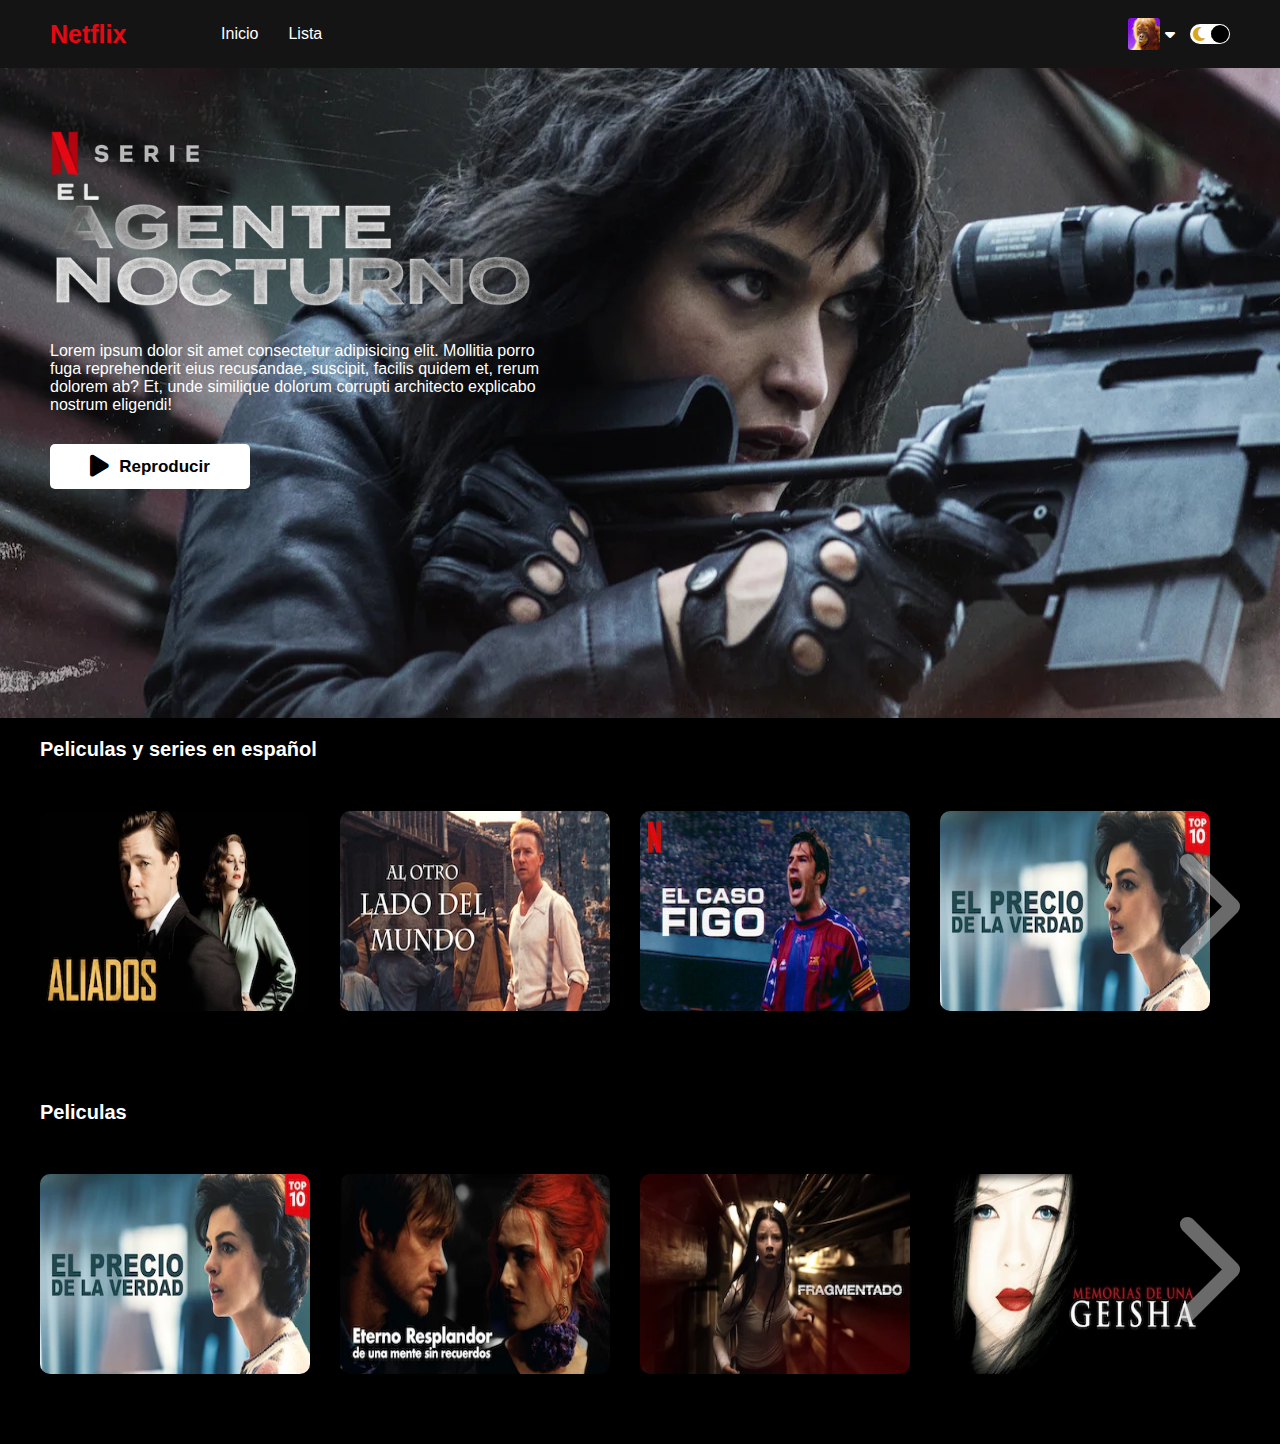
<file: index.html>
<html lang="en">
<head>
    <meta charset="UTF-8">
    <meta http-equiv="X-UA-Compatible" content="IE=edge">
    <meta name="viewport" content="width=device-width, initial-scale=1.0">
    <link rel="stylesheet" href="style.css">
    <link rel="icon" href="/Img/logo.png">
    <title>Netflix</title>
    <link href="https://fonts.googleapis.com/css2?family=Roboto:wght@100;300;500;700&display=swap" rel="stylesheet">
    <link href="https://cdnjs.cloudflare.com/ajax/libs/font-awesome/6.4.0/css/all.min.css" rel="stylesheet">
</head>
<body>
    <div class="navbar">
        <div class="navbar-container">
            <div class="logo-container"><h1 class="logo">Netflix</h1></div>
            <div class="menu-container">
                <ul class="menu-list">
                    <li class="menu-list-item"><a class="menu-link-item" href="#">Inicio</a></li>
                    <li class="menu-list-item"><a class="menu-link-item" href="miLista.html">Lista</a></li>
                </ul>
            </div>
            <div class="profile-container">
                <img class="profile-picture" src="Img/Perfil.png" alt="Foto De perfil">
                <div class="profile-text-container">
                    <i class="fa-solid fa-caret-down"></i>
                </div>
                <div class="toggle">
                    <i class="fa-solid fa-moon toggle-icon"></i>
                    <i class="fa-solid fa-sun toggle-icon"></i>
                    <div class="toggle-ball"></div>
                </div> 
            </div>
        </div>
    </div>
    <img class="imagen-background" src="Img/ElAgenteNocturno.webp">
    <div class="container">
        <div class="content-container">
            <div class="featured-content">
                <img class="featured-title" src="Img/ElAgenteNocturno_Titulo.webp" alt="El agente Nocturno">
                <p class="featured-desc">Lorem ipsum dolor sit amet consectetur adipisicing elit. Mollitia porro fuga 
                    reprehenderit eius recusandae, suscipit, facilis quidem et, rerum dolorem ab? Et, unde similique 
                    dolorum corrupti architecto explicabo nostrum eligendi!</p>
                <a class="featured-a" href="trailer.html?ID=EAhdb45">
                    <button class="featured-button">
                        <i class="fa-solid fa-play"></i>
                        <span class="featured-span">Reproducir</span>
                    </button>
                </a>  
            </div>
            <div class="movie-list-container">
                <h1 class="movie-list-title">Peliculas y series en español</h1>
                <div class="movie-list-wrapper">
                    <div class="movie-list">
                        <div class="movie-list-item">
                            <img class="movie-list-item-img" src="Img/Aliados.webp" alt="">
                            <span class="movie-list-item-title">Aliados</span>
                            <p class="movie-list-item-desc">Lorem ipsum dolor sit amet consectetur adipisicing elit.</p>
                            <a href="trailer.html?ID=EAhdb46">
                                <button class="movie-list-item-button">Play</button>
                            </a>
                        </div>
                        <div class="movie-list-item">
                            <img class="movie-list-item-img" src="Img/AlOtroLadoDelMundo.webp" alt="">
                            <span class="movie-list-item-title">Al Otro lado del Mundo</span>
                            <p class="movie-list-item-desc">Lorem ipsum dolor sit amet consectetur adipisicing elit.</p>
                            <a href="trailer.html?ID=EAhdb47">
                                <button class="movie-list-item-button">Play</button>
                            </a>
                        </div>
                        <div class="movie-list-item">
                            <img class="movie-list-item-img" src="Img/ElCasoFigo.jpg" alt="">
                            <span class="movie-list-item-title">El caso Figo</span>
                            <p class="movie-list-item-desc">Lorem ipsum dolor sit amet consectetur adipisicing elit.</p>
                            <a href="trailer.html?ID=EAhdb48">
                                <button class="movie-list-item-button">Play</button>
                            </a>
                        </div>
                        <div class="movie-list-item">
                            <img class="movie-list-item-img" src="Img/ElPrecioDeLaVerdad.webp" alt="">
                            <span class="movie-list-item-title">El precio de la verdad</span>
                            <p class="movie-list-item-desc">Lorem ipsum dolor sit amet consectetur adipisicing elit.</p>
                            <a href="trailer.html?ID=EAhdb49">
                                <button class="movie-list-item-button">Play</button>
                            </a>
                        </div>
                        <div class="movie-list-item">
                            <img class="movie-list-item-img" src="Img/EternoResplandor.webp" alt="">
                            <span class="movie-list-item-title">Eterno resplandor</span>
                            <p class="movie-list-item-desc">Lorem ipsum dolor sit amet consectetur adipisicing elit.</p>
                            <a href="trailer.html?ID=EAhdb50">
                                <button class="movie-list-item-button">Play</button>
                            </a>
                        </div>
                        <div class="movie-list-item">
                            <img class="movie-list-item-img" src="Img/Fragmentados.webp" alt="">
                            <span class="movie-list-item-title">Fragmentados</span>
                            <p class="movie-list-item-desc">Lorem ipsum dolor sit amet consectetur adipisicing elit.</p>
                            <a href="trailer.html?ID=EAhdb51">
                                <button class="movie-list-item-button">Play</button>
                            </a>
                        </div>
                        <div class="movie-list-item">
                            <img class="movie-list-item-img" src="Img/Geisha.webp" alt="">
                            <span class="movie-list-item-title">Geisha</span>
                            <p class="movie-list-item-desc">Lorem ipsum dolor sit amet consectetur adipisicing elit.</p>
                            <a href="trailer.html?ID=EAhdb52">
                                <button class="movie-list-item-button">Play</button>
                            </a>
                        </div>
                        <div class="movie-list-item">
                            <img class="movie-list-item-img" src="Img/1917.webp" alt="">
                            <span class="movie-list-item-title">Geisha</span>
                            <p class="movie-list-item-desc">Lorem ipsum dolor sit amet consectetur adipisicing elit.</p>
                            <a href="trailer.html?ID=EAhdb53">
                                <button class="movie-list-item-button">Play</button>
                            </a>
                        </div>
                        <div class="movie-list-item">
                            <img class="movie-list-item-img" src="Img/GranTorino.webp" alt="">
                            <span class="movie-list-item-title">Geisha</span>
                            <p class="movie-list-item-desc">Lorem ipsum dolor sit amet consectetur adipisicing elit.</p>
                            <a href="trailer.html?ID=EAhdb54">
                                <button class="movie-list-item-button">Play</button>
                            </a>
                        </div>
                    </div>
                    <i class="fa-solid fa-chevron-right arrow"></i>
                </div>
            </div>
            <div class="movie-list-container">
                <h1 class="movie-list-title">Peliculas</h1>
                <div class="movie-list-wrapper">
                    <div class="movie-list">
                        <div class="movie-list-item">
                            <img class="movie-list-item-img" src="Img/ElPrecioDeLaVerdad.webp" alt="">
                            <span class="movie-list-item-title">El precio de la verdad</span>
                            <p class="movie-list-item-desc">Lorem ipsum dolor sit amet consectetur adipisicing elit.</p>
                            <a href="trailer.html?ID=EAhdb49">
                                <button class="movie-list-item-button">Play</button>
                            </a>
                        </div>
                        <div class="movie-list-item">
                            <img class="movie-list-item-img" src="Img/EternoResplandor.webp" alt="">
                            <span class="movie-list-item-title">Eterno resplandor</span>
                            <p class="movie-list-item-desc">Lorem ipsum dolor sit amet consectetur adipisicing elit.</p>
                            <a href="trailer.html?ID=EAhdb50">
                                <button class="movie-list-item-button">Play</button>
                            </a>
                        </div>
                        <div class="movie-list-item">
                            <img class="movie-list-item-img" src="Img/Fragmentados.webp" alt="">
                            <span class="movie-list-item-title">Fragmentados</span>
                            <p class="movie-list-item-desc">Lorem ipsum dolor sit amet consectetur adipisicing elit.</p>
                            <a href="trailer.html?ID=EAhdb51">
                                <button class="movie-list-item-button">Play</button>
                            </a>
                        </div>
                        <div class="movie-list-item">
                            <img class="movie-list-item-img" src="Img/Geisha.webp" alt="">
                            <span class="movie-list-item-title">Geisha</span>
                            <p class="movie-list-item-desc">Lorem ipsum dolor sit amet consectetur adipisicing elit.</p>
                            <a href="trailer.html?ID=EAhdb52">
                                <button class="movie-list-item-button">Play</button>
                            </a>
                        </div>
                        <div class="movie-list-item">
                            <img class="movie-list-item-img" src="Img/Aliados.webp" alt="">
                            <span class="movie-list-item-title">Aliados</span>
                            <p class="movie-list-item-desc">Lorem ipsum dolor sit amet consectetur adipisicing elit.</p>
                            <a href="trailer.html?ID=EAhdb46">
                                <button class="movie-list-item-button">Play</button>
                            </a>
                        </div>
                        <div class="movie-list-item">
                            <img class="movie-list-item-img" src="Img/AlOtroLadoDelMundo.webp" alt="">
                            <span class="movie-list-item-title">Al Otro lado del Mundo</span>
                            <p class="movie-list-item-desc">Lorem ipsum dolor sit amet consectetur adipisicing elit.</p>
                            <a href="trailer.html?ID=EAhdb47">
                                <button class="movie-list-item-button">Play</button>
                            </a>
                        </div>
                        <div class="movie-list-item">
                            <img class="movie-list-item-img" src="Img/ElCasoFigo.jpg" alt="">
                            <span class="movie-list-item-title">El caso Figo</span>
                            <p class="movie-list-item-desc">Lorem ipsum dolor sit amet consectetur adipisicing elit.</p>
                            <a href="trailer.html?ID=EAhdb48">
                                <button class="movie-list-item-button">Play</button>
                            </a>
                        </div>
                        <div class="movie-list-item">
                            <img class="movie-list-item-img" src="Img/1917.webp" alt="">
                            <span class="movie-list-item-title">Geisha</span>
                            <p class="movie-list-item-desc">Lorem ipsum dolor sit amet consectetur adipisicing elit.</p>
                            <a href="trailer.html?ID=EAhdb53">
                                <button class="movie-list-item-button">Play</button>
                            </a>
                        </div>
                        <div class="movie-list-item">
                            <img class="movie-list-item-img" src="Img/GranTorino.webp" alt="">
                            <span class="movie-list-item-title">Geisha</span>
                            <p class="movie-list-item-desc">Lorem ipsum dolor sit amet consectetur adipisicing elit.</p>
                            <a href="trailer.html?ID=EAhdb54">
                                <button class="movie-list-item-button">Play</button>
                            </a>
                        </div>
                    </div>
                <i class="fa-solid fa-chevron-right arrow"></i>
                </div>
            </div>
        </div>
    </div>
    <script src="script.js"></script>
</body>
</html>
</file>
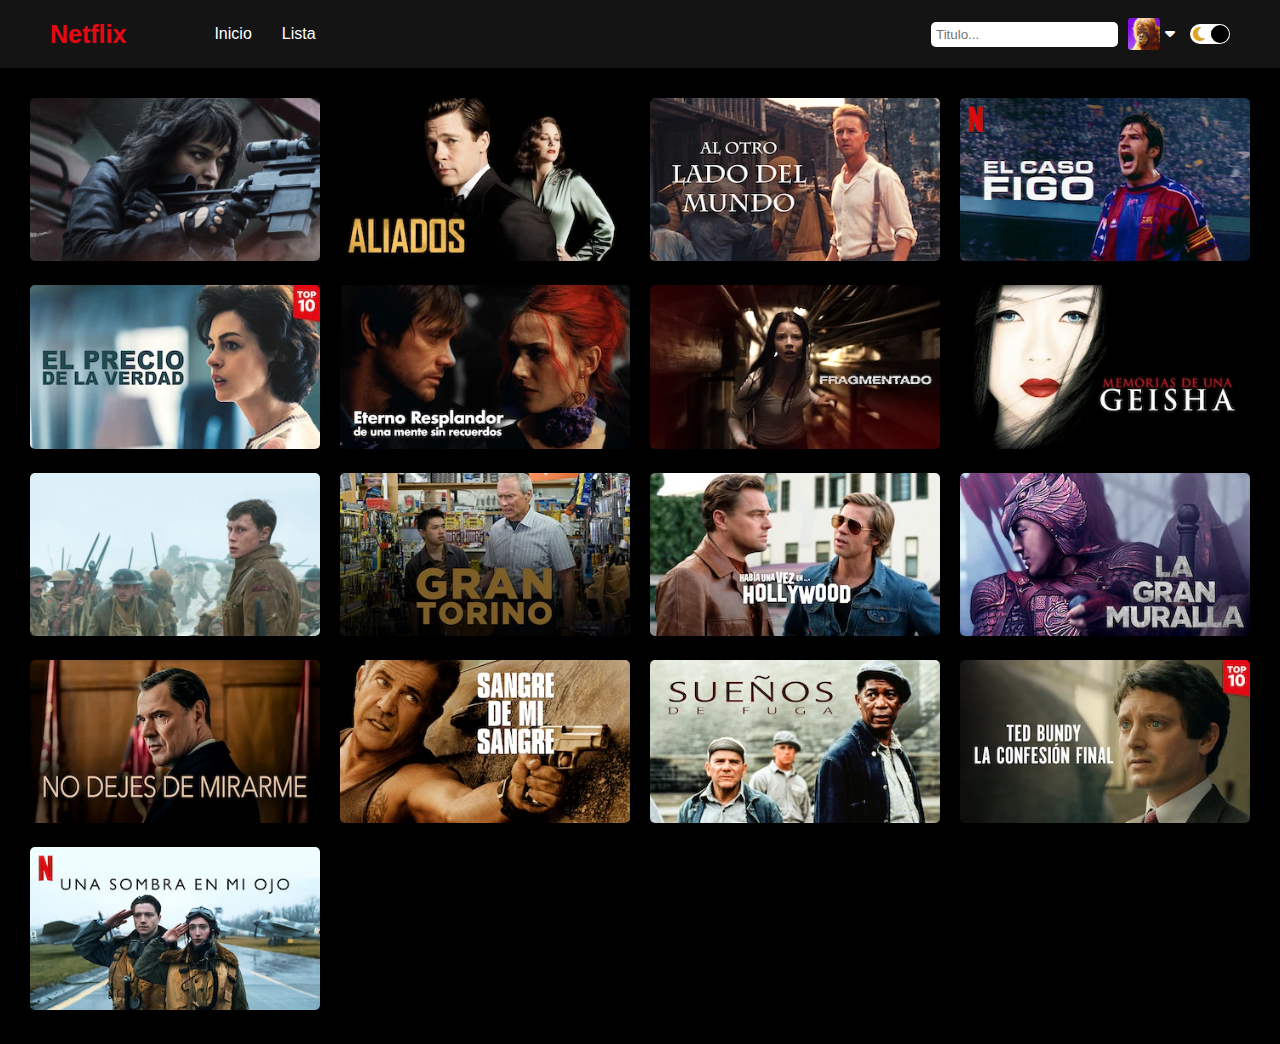
<file: miLista.html>
<!DOCTYPE html>
<html lang="en">
<head>
    <meta charset="UTF-8">
    <meta http-equiv="X-UA-Compatible" content="IE=edge">
    <meta name="viewport" content="width=device-width, initial-scale=1.0">
    <link rel="stylesheet" href="style.css">
    <link rel="icon" href="/Img/logo.png">
    <title>Netflix</title>
    <link href="https://fonts.googleapis.com/css2?family=Roboto:wght@100;300;500;700&display=swap" rel="stylesheet">
    <link href="https://cdnjs.cloudflare.com/ajax/libs/font-awesome/6.4.0/css/all.min.css" rel="stylesheet">
</head>
<body onload="CargarListaDePeliculas()">
    
    <div class="navbar">
        <div class="navbar-container">
            <div class="logo-container"><h1 class="logo">Netflix</h1></div>
            <div class="menu-container">
                <ul class="menu-list">
                    <li class="menu-list-item"><a class="menu-link-item" href="index.html">Inicio</a></li>
                    <li class="menu-list-item"><a class="menu-link-item" href="#">Lista</a></li>
                </ul>
            </div>
            <div class="profile-container">
                <form>
                    <input type="text" id="BuscarPelicula" placeholder="Titulo..." name="BuscarPelicula" class="movie-search" onkeyup="buscarPelicula()"></input>
                </form>
                <img class="profile-picture" src="Img/Perfil.png" alt="Foto De perfil">
                <div class="profile-text-container">
                    <i class="fa-solid fa-caret-down"></i>
                </div>
                <div class="toggle">
                    <i class="fa-solid fa-moon toggle-icon"></i>
                    <i class="fa-solid fa-sun toggle-icon"></i>
                    <div class="toggle-ball"></div>
                </div> 
            </div>
        </div>
    </div>
    
    <div class="container-error" id="ErrorPorFaltaDeResultado">
        <div class="no-result">
            <p class="container-error-p">La búsqueda de «sdfasdfasdf» no arrojó coincidencias.</p>
            <p class="container-error-p">Sugerencias:</p>
            <ul class="container-error-ul">
                <li class="container-error-li">Intenta con otras palabras claves</li>
                <li class="container-error-li">¿Buscas una película o serie?</li>
                <li class="container-error-li">Intenta con el título de una película o serie, o con un nombre del elenco o la dirección</li>
                <li class="container-error-li">Intenta con un género, como comedia, romance, deportes o drama</li>
            </ul>
        </div>
    </div>
    <div class="container-search" id="ListaDeResultado"></div>

    <div id="spinner" style="display: none;">
        <i class="fa-solid fa-spinner"></i> Cargando...
    </div>

    <script src="script.js"></script>
</body>
</html>
</file>
<file: style.css>
* {
    margin: 0;
}

body{
    font-family: Arial, Helvetica, sans-serif;
}

.navbar{
    width: 100%;
    height: 68px;
    background-color: rgb(20, 20, 20);
}

.navbar-container{
    display: flex;
    align-items: center;
    padding: 0 50px;
    height: 100%;
    color: white;
}

.logo-container{
    flex: 1;
}

.logo{
    font-size: 25px;
    line-height: 25px;
    color: #e50914;
    cursor: pointer;
}

.menu-container{
    flex: 6;
}

.menu-list{
    display: flex;
    list-style-type: none;
}

.menu-list-item{
    margin-right: 30px;
    cursor: pointer;
}

.menu-link-item{
    text-decoration: none;
    color: white;
}

.menu-link-item:hover{
    color: lightgray;
}

.profile-container{
    flex: 2;
    display: flex;
    align-items: center;
    justify-content: flex-end;
}

.movie-search{
    border-radius: 5px;
    border: none;
    padding: 5px;
    margin: 10px;
}

.profile-picture{
    width: 32px;
    height: 32px;
    border-radius: 10%;
    object-fit: cover;
}

.profile-text-container{
    position: relative;
    height: 100%;
    padding: 0 15px 0 5px;
}

.caretdown-icon {
    color: #ffffff;
}

.toggle{
    width: 40px;
    height: 20px;
    background-color: white;
    border-radius: 30px;
    display: flex;
    align-items: center;
    justify-content: space-around;
    position: relative;
}

.toggle-icon {
    color: goldenrod;
}

.toggle-ball{
    width: 18px;
    height: 18px;
    background-color: black;
    position: absolute;
    right: 1px;
    border-radius: 50%;
    cursor: pointer;
    transition: 1s ease all;
}

.left-menu-icon{
    color: white;
    font-size: 20px;
    margin-bottom: 40px;
}

.container{
    min-height: calc(100vh - 50px);
    color: white;
}
/*
.content-container{
    margin-left: 50px;
}*/

.imagen-background{
    position: absolute;
    max-width: 100%;
    height: 812px;
    top: 0;
    left: 0;
    z-index: -1;
}

.featured-content{
    display: flex;
    flex-direction: column;
    height: 600px;
    max-width: 100%;
    padding: 50px 50px 0 50px;
}

.featured-title{
    max-width: 485px;
    height: auto;
}

.featured-desc{
    width: 500px;
    color: #fff;
    margin: 30px 0;
}

.featured-a{
    text-decoration: none;
}

.featured-button{
    display: flex;
    flex-direction: row;
    align-items: center;
    padding: 10px;
    justify-content: center;
    width: 200px;
    background-color: white; 
    color: black;
    font-size: 17px;
    border-radius: 5px;
    border: none;
    outline: none;
    font-weight: bold;
    cursor: pointer;
}

.featured-button:hover{
    background-color: lightgray;
}

.fa-solid.fa-play{ /*ICONO DE PLAY*/
    font-size: 25px;
    padding-right: 10px;
}

.movie-list-container{
    padding: 20px 40px;
    background-color: black;
}

.movie-list-title{
    font-size: 20px;
}

.movie-list-wrapper{
    position: relative;
    overflow: hidden;
}

.movie-list{
    display: flex;
    align-items: center;
    height: 300px;
    transform: translateX(0);
    transition: all 1s ease-in-out;
}

.movie-list-item{
    margin-right: 30px;
    position: relative;
}

.movie-list-item:hover .movie-list-item-img{
    transform: scale(1.2);
    opacity: 0.5;
}

.movie-list-item:hover .movie-list-item-title{
    opacity: 1;
}

.movie-list-item:hover .movie-list-item-desc{
    opacity: 1;
}

.movie-list-item:hover .movie-list-item-button{
    opacity: 1;
}

.movie-list-item-img{
    transition: all 1s ease-in-out;
    width: 270px;
    height: 200px;
    /*object-fit: cover;*/
    border-radius: 10px;
}

.movie-list-item-title{
    background-color: transparent;
    padding: 0 10px;
    font-size: 20px;
    font-weight: bold;
    position: absolute;
    top: 10%;
    left: 0px;
    opacity: 0;
    transition: 1s all ease-in-out;
}

.movie-list-item-desc{
    padding: 10px;
    font-size: 10px;
    position: absolute;
    top: 80%;
    left: 0px;
    width: 230px;
    opacity: 0;
    transition: 1s all ease-in-out;
}

.movie-list-item-button{
    padding: 10px;
    background-color: #e50914;
    color: white;
    border-radius: 10px;
    outline: none;
    border: none;
    cursor: pointer;
    position: absolute;
    top: 0%;
    left: 80%;
    opacity: 0;
    transition: 1s all ease-in-out;
}

.arrow{
    font-size: 120px;
    position: absolute;
    top: 85px;
    right: 0;
    color: lightgray;
    opacity: 0.5;
    cursor: pointer;
}

input.active{
    background-color: lightgray;
}

.container-search{
    background-color: black;
    padding: 20px;
}

.menu-link-item.active{
    color: black;
}

.menu-list-item.active{
    color: black;
}

.movie-list-container.active{
    background-color: white;
}

.movie-list-title.active{
    color: black;
}

.navbar-container.active{
    background-color: white;
    color: black;
}

.left-menu-icon.active{
    color: black;
}

.toggle.active{
    background-color: black;
}

.movie-list-item-desc.active{
    background-color: white;
    color: black;
}

.toggle-ball.active{
    background-color: white;
    transform: translateX(-20px);
}

@media only screen and (max-width: 576px){
    .menu-container{
        display: none;
    }
    .profile-picture{
        display: none;
    }
    .profile-text-container{
        display: none;
    }
    .featured-title{
        width: 100px;
    }
    .imagen-background{
        width: 100%;
    }
}

@media only screen and (max-width:720px){
    .featured-desc{
        width: 100%;
        font-size: 12px;
    }
    .featured-title{
        width: 300px;
    }
    .featured-button{
        width: 150px;
    }
    .imagen-background{
       height: 400px;
    }
    .featured-content{
        padding: 20px 20px 0 20px;
    }
}

@media only screen and (max-width:960px){
    .imagen-background{
        height: 580px;
    }
}

@media only screen and (max-width:1200px){
    .imagen-background{
        height: 680px;
    }
    .featured-content{
        height: 468px;
    }
}

/*TRAILER HTML*/

.container-trailer {
    background-color: black;
    position: fixed;
    top: 0;
    left: 0;
    width: 100%;
    height: 100%;
}

.oculto{
    display: none;
}


/*Mi lista*/
.container-search{
    min-height: calc(100vh - 50px);
    background-color: black;
}

.conteiner-search-list{
    width: 100%;
    margin: auto;
}

.container-search-item{
    padding: 10px;
    position: relative;
}

.container-search-item:hover .container-search-img{
    transform: scale(1.2);
}

.container-search-item:hover .container-search-item-title{
    opacity: 1;
}

.container-search-item:hover .container-search-item-desc{
    opacity: 1;
}

.container-search-item:hover .container-search-item-button{
    opacity: 1;
}

.container-search-item-title{
    color: white;
    padding: 0 10px;
    font-size: 20px;
    font-weight: bold;
    position: absolute;
    top: 10%;
    left: 5px;
    opacity: 0;
    transition: 1s all ease-in-out;
}

.container-search-item-desc{
    color: white;
    padding: 10px;
    font-size: 12px;
    position: absolute;
    top: 70%;
    left: 5px;
    width: 230px;
    opacity: 0;
    transition: 1s all ease-in-out;
}

.container-search-item-button{
    padding: 10px;
    background-color: #e50914;
    color: white;
    border-radius: 10px;
    outline: none;
    border: none;
    cursor: pointer;
    position: absolute;
    top: 10%;
    left: 70%;
    opacity: 0;
    transition: 1s all ease-in-out;
}

.container-search-img{
    transition: all 1s ease-in-out;
    width: 100%;
    border-radius: 5px;
}

.container-search .conteiner-search-list{
    display: grid;
    grid-auto-columns: 350px;
}

@media only screen and (min-width: 500px){
    .container-search .conteiner-search-list{
        grid-template-columns: repeat(2,1fr);
    }
}

@media only screen and (min-width: 728px){
    .container-search .conteiner-search-list{
        grid-template-columns: repeat(3,1fr);
    }
}

@media only screen and (min-width: 1024px){
    .container-search .conteiner-search-list{
        grid-template-columns: repeat(4,1fr);
    }
}

.container-error {
    display: none;
    justify-content: center;
    align-items: center;
    height: 300px;
    background-color: black;
}

.no-result{
    color: white;
    font-size: 12px;
}

/*SPINNER*/

#spinner {
    display: flex;
    justify-content: center;
    align-items: center;
    position: fixed;
    top: 50%;
    left: 50%;
    right: 0;
    bottom: 0;
    background-color: rgba(0, 0, 0, 0.5);
    z-index: 999;
    color: white;
    font-size: 24px;
}
</file>
